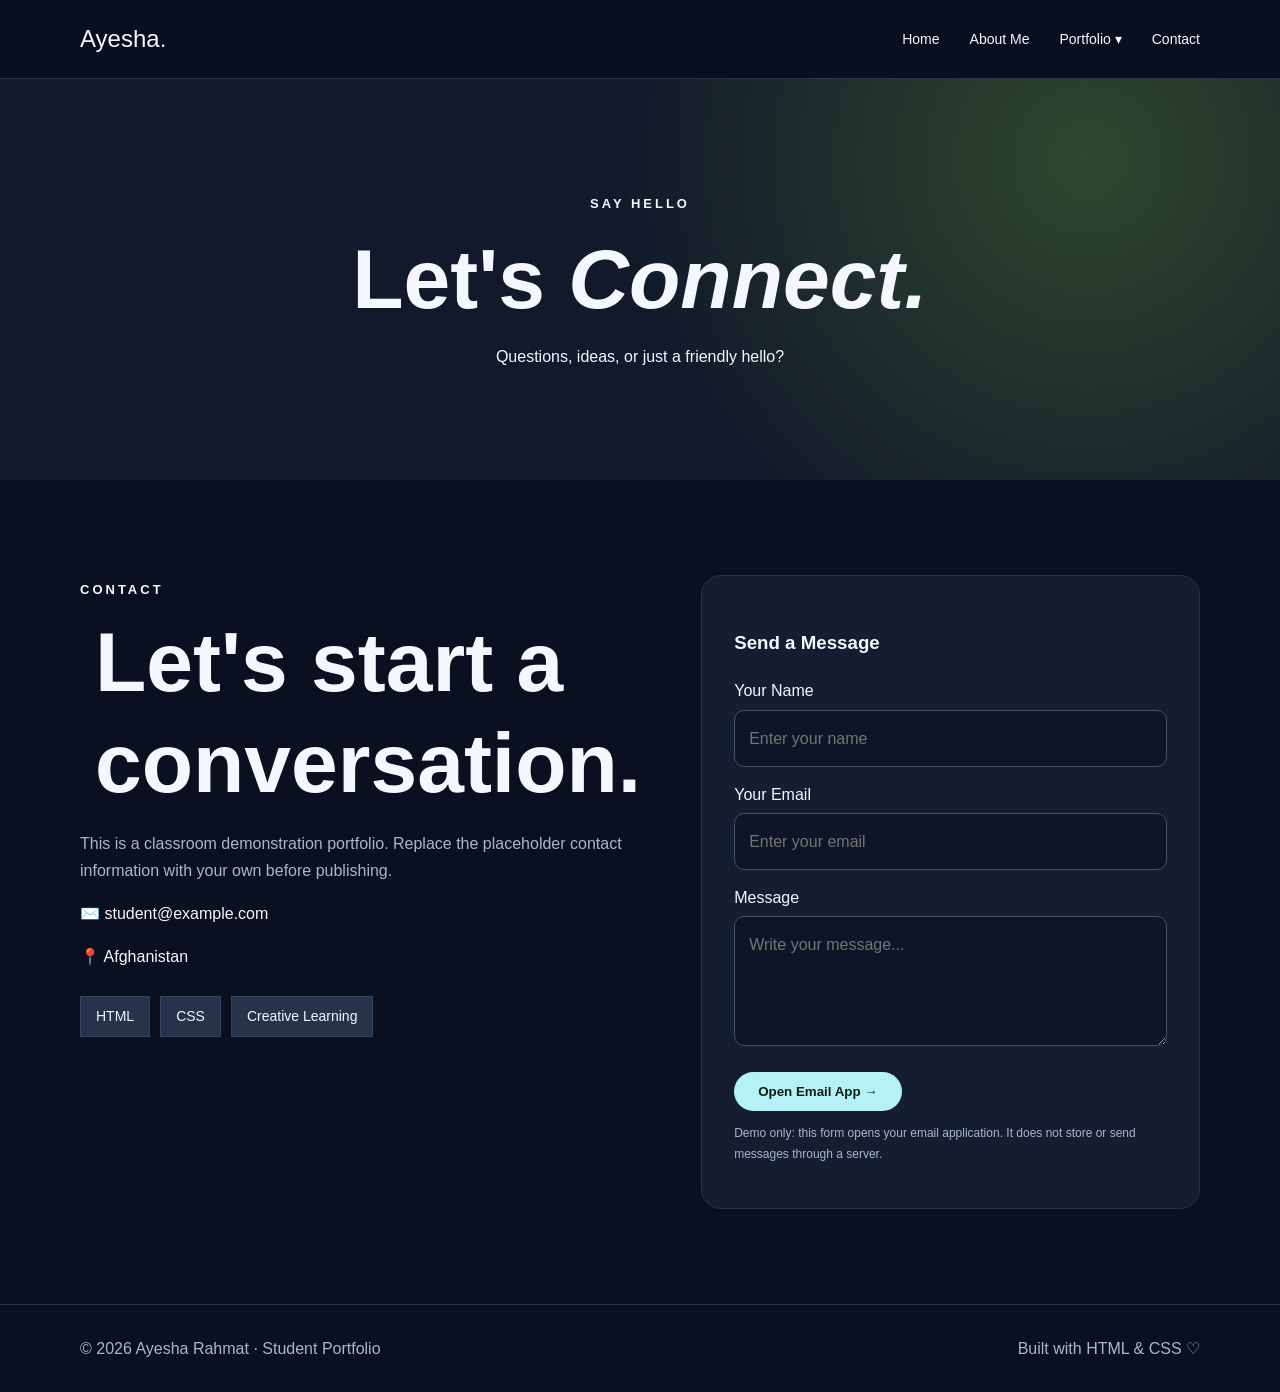
<file: contact.html>
<!doctype html>
<html lang="en">
  <head>
    <meta charset="UTF-8" />
    <meta name="viewport" content="width=device-width,initial-scale=1" />
    <meta name="description" content="Ayesha Rahmat student portfolio demo" />
    <title>Contact | Ayesha Rahmat</title>
    <link rel="stylesheet" href="style.css" />
  </head>
  <body>
    <header class="nav-wrap">
      <nav class="container">
        <a class="logo" href="index.html">Ayesha<span>.</span></a
        ><input class="menu-toggle" type="checkbox" id="menu-toggle" /><label
          class="hamburger"
          for="menu-toggle"
          aria-label="Toggle menu"
          >☰</label
        >
        <ul class="menu">
          <li><a href="index.html">Home</a></li>
          <li><a href="about.html">About Me</a></li>
          <li class="dropdown">
            <a href="projects.html">Portfolio ▾</a>
            <div class="dropdown-content">
              <a href="projects.html#web">Web Design</a
              ><a href="projects.html#creative">Creative Work</a
              ><a href="projects.html#practice">Practice Projects</a>
            </div>
          </li>
          <li><a href="contact.html">Contact</a></li>
        </ul>
      </nav>
    </header>
    <main>
      <section class="page-hero">
        <div class="container reveal">
          <span class="eyebrow">Say Hello</span>
          <h1>Let's <em>Connect.</em></h1>
          <p class="intro" style="margin: auto">
            Questions, ideas, or just a friendly hello?
          </p>
        </div>
      </section>
      <section class="section container contact-grid">
        <div>
          <span class="eyebrow">Contact</span>
          <h2 class="section-title">Let's start a conversation.</h2>
          <p class="muted">
            This is a classroom demonstration portfolio. Replace the placeholder
            contact information with your own before publishing.
          </p>
          <p>✉️ <a href="mailto:student@example.com">student@example.com</a></p>
          <p>📍 Afghanistan</p>
          <div class="skills">
            <span class="skill">HTML</span><span class="skill">CSS</span
            ><span class="skill">Creative Learning</span>
          </div>
        </div>
        <form
          class="contact-box"
          action="mailto:student@example.com"
          method="post"
          enctype="text/plain"
        >
          <h3>Send a Message</h3>
          <label for="name">Your Name</label
          ><input
            id="name"
            name="name"
            placeholder="Enter your name"
            required
          /><label for="email">Your Email</label
          ><input
            id="email"
            name="email"
            type="email"
            placeholder="Enter your email"
            required
          /><label for="message">Message</label
          ><textarea
            id="message"
            name="message"
            placeholder="Write your message..."
            required
          ></textarea
          ><button class="btn" type="submit">Open Email App →</button>
          <p class="muted" style="font-size: 12px">
            Demo only: this form opens your email application. It does not store
            or send messages through a server.
          </p>
        </form>
      </section>
    </main>
    <footer>
      <div class="container footer-row">
        <span>© 2026 Ayesha Rahmat · Student Portfolio</span
        ><span>Built with HTML & CSS ♡</span>
      </div>
    </footer>
  </body>
</html>
</file>
<file: style.css>
:root{
    --bg:#0b1020;
    --panel: #151d31;
    --text:#f5f7ff;
    --muted:#aab5cf;
    --accent:#b4f2f7;
    --line: #29334a;

}

*{
    box-sizing: border-box;
}
html{
    scroll-behavior: smooth;
}

body{
    margin: 0;
    background: var(--bg);
    color:var(--text);
    font-family: Arial, Helvetica, sans-serif;
    line-height: 1.7;
}
a{
    text-decoration: none;
    color: inherit;
}
img{
    display: block;
    max-width: 100%;
}
.container{
    width: min(1120px, 90%);
    margin: auto;
}
.nav-wrap{
    position: sticky;
    top: 0;
    z-index: 50;
    background-color: #0b1020ed;;
    border-bottom: 1px solid var(--line);
    backdrop-filter: blur(18px);
}
nav{
    min-height: 78px;
    display: flex;
    align-items: center;
    justify-content: space-between;
    gap: 20px;
}
.logo{
    font-size: 24px;
    font-weight: 800px;
}
.logo span{
    color: var(--accent);
}
.menu{
    display: flex;
    gap: 30px;
    align-items: center;
    list-style: none;
    margin: 0;
    padding: 0;
}
.menu a{
    font-size: 14px;
    font-weight: 700px;
    transition: color 0.3s;
}
.menu a:hover, .menu a.active{
    color: var(--accent);

}
.dropdown{
    position: relative;
}
.dropdown-content{
    display: none;
    position: absolute;
    top: 100%;
    left: 0;
    min-width: 185px;
    background: #1d2940;
    border: 10px solid var(--line);
    border-radius: 12px;
    padding: 10px;
    box-shadow: 0 18px 35px #0005;

}
.dropdown-content a{
    display: block;
    padding: 9px 12px;
}

.dropdown:hover .dropdown-content, 
.dropdown:focus-within .dropdown-content{
    display: block;
}
.menu-toggle{
    display: none;
}
.hamburger{
    display: none;
    cursor: pointer;
    font-size: 27px;
}
.hero{
    min-height: 610px;
    display: flex;
    align-items: center;
    position: relative;
    background: linear-gradient(90deg, #b4c7eeed, #051e52bb, #366dda35), url("https://plus.unsplash.com/premium_photo-1789685565909-4fdb4fa9b4e2?q=80&w=1332&auto=format&fit=crop&ixlib=rb-4.1.0&ixid=NHwxMjA3fDA%3D") center/cover;

}
.btn{
    display: inline-block;
    background: var(--accent);
    color: #101b10;
    border-radius: 40px;
    padding: 12px 24px;
    font-weight: 800;
    transition: transform 0.3s, box-shadow 0.3s;
}
.btn:hover{
    transform: translateY(-4px);
    box-shadow: 0px 12px 28px #b4f2f245;


}
.btn.outline{
    background: transparent;
    color: white;
    border: 10px solid #ffffff80;
}
.hero-inner{
    max-width: 768px;
}
.eyebrow{
   text-transform: uppercase;
   font-weight: 800;
   letter-spacing: 3px;
   font-size: 13px;
}
h1{
    font-size: clamp(44px, 7vw, 84px);
    line-height: 1.08;
    margin: 18px 0;
}
.hero p{
    color: #d2daec;
    max-width: 620px;
    font-size: 18px;
}
.actions{
    display: flex;
    flex-wrap: wrap;
    gap: 14px;
    margin-top: 30px;
}
.section{
    padding: 95px 0;
}
.section-title{
    font-size: clamp(44px, 7vw, 84px);
    line-height: 1.2;
    margin: 10px 15px;
}
.section-head{
    text-align: center;
    max-width: 680px;
    margin: 0 auto 45px;
}
.muted{
    color: var(--muted);
}
.grid{
    display: grid;
    grid-template-columns: repeat(3,1fr);
    gap: 22px;
}
.card{
    background: var(--panel);
    border: 1px solid var(--line);
    border-radius: 20px;
    overflow: hidden;
    transition: transform 0,35s, border-color 0,35s;
}
.card:hover{
    transform: translateY(-9px);
    border-color: var(--accent);
}
.card-body{
    padding: 25px;
}
.card h3{
    margin: 0 0 8px;
    font-size: 21px;
}
.card img{
    width: 100%;
    height: 222px;
    object-fit: cover;
    transition: transform 0.45s;
}
.card:hover img{
    transform: scale(1.06);
}
.card-body{
    padding: 25px;
}
.card h3{
    margin: 0 0 8px;
    font-size: 21px
    
}
.tag{
    color: var(--accent);
    font-size: 13px;
    font-weight: 800px;
}

.about-grid{
    display: grid;
    grid-template-columns: 1fr 1fr;
    gap: 65px;
    align-items: center;
}
.about-grid > img{
    height: 470px;
    width: 100%;
    object-fit: cover;
    border-radius: 22px;
}

.stats{
    display: flex;
    gap: 35px;
    margin: 25px 0;
}
.stat strong{
    font-size: 35px;
    color: var(--accent);
    display: block;
}
.skills{
    display: flex;
    gap: 10px;
    flex-wrap: wrap;
    margin: 25px 0;
}
.skill{
    padding: 8px 15px;
    background: #26334a;
    border: 1px solid #35445e;
    font-size: 14px;
}
.banner{
    background: #b4f272;
    color: #111d0b;
    padding: 65px 0;
    text-align: center;

}
.banner h2{
    font-size:clamp(44px, 7vw, 84px);
    margin: 0 0 14px;
}
.banner .btn{
    background: #0b1020;
    color: white;
}
.page-hero{
    padding: 110px 85px;
    background: radial-gradient(circle at 85% 20%, #30472e 0%, transparent 42%),
    #11192a;
    text-align: center;
}
.page-hero h1{
    font-size:clamp(44px, 7vw, 84px);
}
.contact-grid{
    display: grid;
    grid-template-columns: 1fr 1fr;
    gap: 45px;
}
.contact-box{
    background: var(--panel);
    padding: 32px;
    border-radius: 20px;
    border: 1px solid var(--line);
}
.contact-box label{
    display: block;
    margin: 14px 0 5px;
}
.contact-box input, 
.contact-box textarea{
    width: 100%;
    padding: 14px;
    border: 1px solid #44516b;
    border-radius: 10px;
    background: #0d1527;
    color: white;
    font: inherit;
}
.contact-box textarea{
    min-height: 130px;
    resize: vertical;
}
.contact-box button{
    border: 0;
    cursor: pointer;
    margin-top: 18px;
}
footer{
    border-top: 1px solid var(--line);
    padding: 30px 0;
    color: var(--muted);
}
.footer-row{
    display: flex;
    justify-content: space-between;
    gap: 20px;
    flex-wrap: wrap;
}
@media (max-width:800px) {
  .grid{
    grid-template-columns: repeat(2,1fr);}

    .about-grid
    .contact-grid
    {
   
    grid-template-columns: 1fr;}

    .hero{
        min-height: 560px;
    }
    .menu{
        gap: 14px;
    }

    
}


@media (max-width: 620px){
    .hamburger{
        display: block;
    }
    .menu{
        display: none;
        position: absolute;
        left: 0;
        right: 0;
        top: 78px;
        background: #121b2c;
        padding: 25px 6%;
        flex-direction: column;
        align-items: stretch;
        gap: 17px;
    }
    .menu-toggle:checked ~ .menu{
        display: flex;
    }

    .dropdown-content{
        position: static;
        display: block;
        box-shadow: none;
        border: 0;
        padding: 0 0 0 12px;
        background: transparent;
    }
    .grid{
        grid-template-columns: 1fr;
    }
    .section{
        padding: 65px 0;

    }
    .about-grid > img{
        height: 330px;
    }
    .hero{
        min-height: 530px;
    }
    .stat{
        gap: 22px;
    }
    
}
</file>
